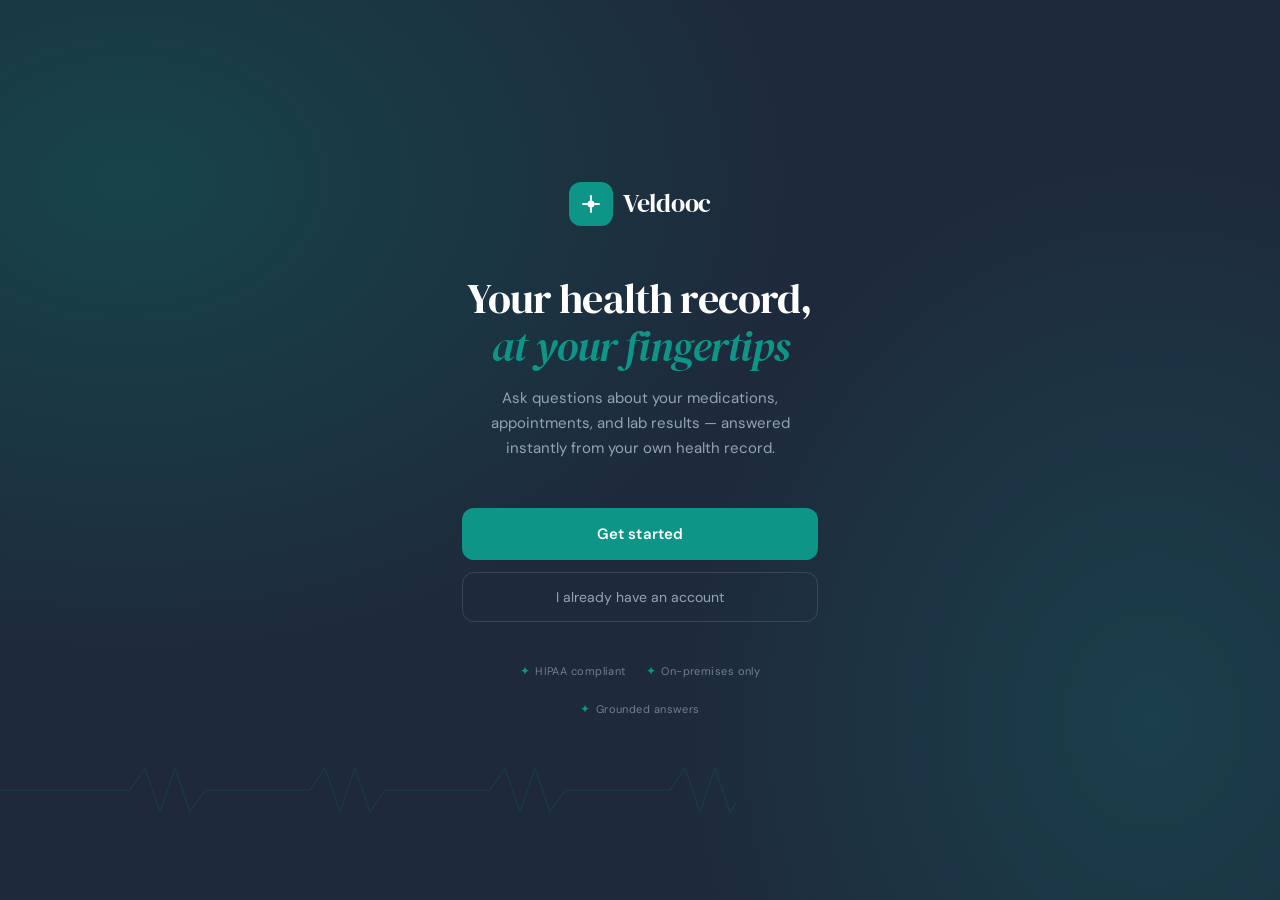
<file: index.html>
﻿<!DOCTYPE html>
<html lang="en">
<head>
<meta charset="UTF-8"/>
<meta name="viewport" content="width=device-width, initial-scale=1.0"/>
<title>Veldooc — Patient App</title>
<link rel="preconnect" href="https://fonts.googleapis.com"/>
<link href="https://fonts.googleapis.com/css2?family=DM+Sans:ital,opsz,wght@0,9..40,300;0,9..40,400;0,9..40,500;0,9..40,600;1,9..40,300&family=DM+Serif+Display:ital@0;1&display=swap" rel="stylesheet"/>
<link rel="stylesheet" href="styles/main.css"/>
</head>
<body>
<main id="app-root">

<!-- ══════════════════════════════════════
     SCREEN 1: WELCOME
══════════════════════════════════════ -->
<div class="screen active" id="screen-welcome">
  <svg class="ecg-line" preserveAspectRatio="none" viewBox="0 0 1400 60">
    <path d="M0,30 L100,30 L130,30 L145,8 L160,52 L175,8 L190,52 L205,30 L280,30 L310,30 L325,8 L340,52 L355,8 L370,52 L385,30 L460,30 L490,30 L505,8 L520,52 L535,8 L550,52 L565,30 L640,30 L670,30 L685,8 L700,52 L715,8 L730,52 L745,30 L820,30 L850,30 L865,8 L880,52 L895,8 L910,52 L925,30 L1000,30 L1030,30 L1045,8 L1060,52 L1075,8 L1090,52 L1105,30 L1180,30 L1210,30 L1225,8 L1240,52 L1255,8 L1270,52 L1285,30 L1400,30"/>
  </svg>

  <div class="welcome-inner">
    <div class="welcome-logo">
      <div class="logo-mark">
        <svg viewBox="0 0 22 22" fill="none">
          <path d="M11 3v4M11 15v4M3 11h4M15 11h4" stroke="white" stroke-width="2" stroke-linecap="round"/>
          <circle cx="11" cy="11" r="3.5" fill="white"/>
        </svg>
      </div>
      <div class="logo-text">Veldooc</div>
    </div>

    <div class="welcome-headline">Your health record,<br><em>at your fingertips</em></div>
    <div class="welcome-sub">Ask questions about your medications, appointments, and lab results — answered instantly from your own health record.</div>

    <button class="welcome-cta" id="welcome-start-btn" type="button">Get started</button>
    <button class="welcome-secondary" id="welcome-existing-btn" type="button">I already have an account</button>

    <div class="trust-badges">
      <div class="trust-badge"><span class="trust-dot">✦</span> HIPAA compliant</div>
      <div class="trust-badge"><span class="trust-dot">✦</span> On-premises only</div>
      <div class="trust-badge"><span class="trust-dot">✦</span> Grounded answers</div>
    </div>
  </div>
</div>

<!-- ══════════════════════════════════════
     SCREEN 2: EHR PICKER
══════════════════════════════════════ -->
<div class="screen" id="screen-ehr">
  <div style="width:100%;display:flex;align-items:center;justify-content:center;padding:24px;min-height:100vh;background:var(--slate-bg)">
  <div class="ehr-card">
    <button class="ehr-back" id="ehr-back-btn" type="button">
      <svg viewBox="0 0 14 14" fill="none" stroke="currentColor" stroke-width="2" stroke-linecap="round"><path d="M9 2L4 7l5 5"/></svg>
      Back
    </button>

    <div class="ehr-title">Connect your health record</div>
    <div class="ehr-subtitle">Sign in with your existing patient portal. No new account needed.</div>

    <div class="clinic-hint">
      <span class="clinic-hint-icon">🏥</span>
      <span><strong>Riverside Endocrinology</strong> uses Epic MyChart. You can also connect a different provider.</span>
    </div>

    <div class="ehr-search">
      <svg viewBox="0 0 16 16" fill="none" stroke="currentColor" stroke-width="1.5" stroke-linecap="round"><circle cx="6.5" cy="6.5" r="4"/><path d="M10 10l3 3"/></svg>
      <input type="text" placeholder="Search your hospital or clinic…" id="ehr-search-input" autocomplete="organization"/>
    </div>

    <div class="ehr-section-label">Suggested for your clinic</div>
    <div class="ehr-list" id="suggested-list">
      <button class="ehr-option" id="opt-epic" data-ehr-id="epic" type="button">
        <div class="ehr-logo" style="background:#EFF6FF;border:1px solid #BFDBFE;color:#1D4ED8">Ep</div>
        <div class="ehr-info">
          <div class="ehr-name">Epic MyChart</div>
          <div class="ehr-desc">Used by 35% of US hospitals</div>
        </div>
        <div class="ehr-check" id="check-epic"></div>
      </button>
    </div>

    <div class="ehr-divider"></div>
    <div class="ehr-section-label">Other providers</div>
    <div class="ehr-list" id="other-list">
      <button class="ehr-option" id="opt-cerner" data-ehr-id="cerner" type="button">
        <div class="ehr-logo" style="background:#F0FDF4;border:1px solid #86EFAC;color:#059669">Ce</div>
        <div class="ehr-info">
          <div class="ehr-name">Cerner HealtheLife</div>
          <div class="ehr-desc">Oracle Health — large health systems</div>
        </div>
        <div class="ehr-check" id="check-cerner"></div>
      </button>
      <button class="ehr-option" id="opt-veradigm" data-ehr-id="veradigm" type="button">
        <div class="ehr-logo" style="background:#FFFBEB;border:1px solid #FDE68A;color:#D97706">Ve</div>
        <div class="ehr-info">
          <div class="ehr-name">Veradigm</div>
          <div class="ehr-desc">Independent physician practices</div>
        </div>
        <div class="ehr-check" id="check-veradigm"></div>
      </button>
      <button class="ehr-option" id="opt-athena" data-ehr-id="athena" type="button">
        <div class="ehr-logo" style="background:#F5F3FF;border:1px solid #DDD6FE;color:#7C3AED">At</div>
        <div class="ehr-info">
          <div class="ehr-name">athenahealth</div>
          <div class="ehr-desc">Ambulatory &amp; specialty clinics</div>
        </div>
        <div class="ehr-check" id="check-athena"></div>
      </button>
      <button class="ehr-option" id="opt-csv" data-ehr-id="csv" type="button">
        <div class="ehr-logo" style="background:#EFF6FF;border:1px solid #BFDBFE;color:#2563EB">CSV</div>
        <div class="ehr-info">
          <div class="ehr-name">CSV / File import</div>
          <div class="ehr-desc">Upload clinic export and map columns</div>
        </div>
        <div class="ehr-check" id="check-csv"></div>
      </button>
    </div>

    <div class="redirect-info" id="redirect-info">
      <div class="redirect-spinner"></div>
      <span id="redirect-text">Redirecting to Epic MyChart…</span>
    </div>

    <button class="ehr-continue" id="ehr-continue-btn" type="button" style="margin-top:16px">
      Continue with Epic MyChart
    </button>
  </div>
  </div>
</div>

<!-- ══════════════════════════════════════
     SCREEN 3: EPIC LOGIN
══════════════════════════════════════ -->
<div class="screen" id="screen-login">
  <div style="width:100%;display:flex;align-items:center;justify-content:center;padding:24px;min-height:100vh;background:var(--slate-bg)">
  <div class="login-card">
    <div class="login-epic-badge">
      <div class="login-epic-logo">Ep</div>
      <div>
        <div style="font-weight:600">Epic MyChart</div>
        <div style="opacity:.7;font-size:11px">Secure sign-in · mychart.epic.com</div>
      </div>
    </div>

    <div id="login-step-credentials">
      <div class="login-title">Sign in to MyChart</div>
      <div class="login-sub">Veldooc is requesting read access to your health record.</div>

      <div class="form-field">
        <label>Username</label>
        <input type="text" placeholder="MyChart username" autocomplete="username"/>
      </div>
      <div class="form-field">
        <label>Password</label>
        <input type="password" placeholder="Password" autocomplete="current-password"/>
      </div>

      <button class="login-btn" id="login-signin-btn" type="button">Sign in</button>

      <div class="login-security-note">
        Your credentials are sent directly to Epic's servers.<br>Veldooc never sees your password.
      </div>
    </div>

    <div id="login-step-mfa" style="display:none">
      <div class="login-title">Two-step verification</div>
      <div class="login-sub">Enter the 6-digit code sent to (•••) •••-4821</div>

      <div class="mfa-row">
        <div class="mfa-box filled">4</div>
        <div class="mfa-box filled">7</div>
        <div class="mfa-box filled">2</div>
        <div class="mfa-box filled">9</div>
        <div class="mfa-box filled">1</div>
        <div class="mfa-box filled">3</div>
      </div>
      <div style="font-size:12px;color:var(--green);text-align:center;margin-bottom:16px;font-weight:500">Code accepted ✓</div>

      <button class="login-btn" id="login-verify-btn" type="button">Verify &amp; continue</button>
    </div>

    <div id="login-step-consent" style="display:none">
      <div class="login-title">Allow Veldooc access?</div>
      <div class="login-sub" style="margin-bottom:16px">Veldooc is requesting read-only access to:</div>

      <div style="display:flex;flex-direction:column;gap:6px;margin-bottom:20px">
        <div style="display:flex;align-items:center;gap:8px;font-size:13px;color:var(--slate)">
          <span style="color:var(--green);font-size:14px">✓</span>Medications &amp; prescriptions
        </div>
        <div style="display:flex;align-items:center;gap:8px;font-size:13px;color:var(--slate)">
          <span style="color:var(--green);font-size:14px">✓</span>Diagnoses &amp; conditions
        </div>
        <div style="display:flex;align-items:center;gap:8px;font-size:13px;color:var(--slate)">
          <span style="color:var(--green);font-size:14px">✓</span>Lab results &amp; reports
        </div>
        <div style="display:flex;align-items:center;gap:8px;font-size:13px;color:var(--slate)">
          <span style="color:var(--green);font-size:14px">✓</span>Appointments
        </div>
        <div style="display:flex;align-items:center;gap:8px;font-size:13px;color:var(--slate)">
          <span style="color:var(--green);font-size:14px">✓</span>Allergies &amp; reactions
        </div>
      </div>
      <div style="font-size:12px;color:var(--slate-soft);margin-bottom:16px;padding:10px;background:var(--slate-bg);border-radius:var(--r8)">
        Veldooc cannot write to your record or share your data with third parties.
      </div>
      <button class="login-btn" id="login-allow-btn" type="button" style="background:var(--teal-light)">Allow access</button>
      <button id="login-deny-btn" type="button" style="width:100%;padding:12px;background:none;border:none;color:var(--slate-soft);font-size:13px;margin-top:8px">Deny</button>
    </div>
  </div>
  </div>
</div>

<!-- ══════════════════════════════════════
     SCREEN 4: LOADING
══════════════════════════════════════ -->
<div class="screen" id="screen-loading">
  <div class="loading-inner" style="margin:auto">
    <div class="loading-pulse">
      <svg class="loading-icon" viewBox="0 0 32 32" fill="none">
        <path d="M16 6v6M16 20v6M6 16h6M20 16h6" stroke="currentColor" stroke-width="2" stroke-linecap="round"/>
        <circle cx="16" cy="16" r="4" fill="currentColor"/>
      </svg>
    </div>
    <div class="loading-title">Loading your record</div>
    <div class="loading-sub">Fetching your health data from Epic MyChart</div>

    <div class="fhir-items" id="fhir-items">
      <div class="fhir-row done">
        <div class="fhir-icon" style="background:#EFF6FF;color:#1D4ED8">Rx</div>
        <div class="fhir-row-name">Medications</div>
        <div class="fhir-row-status">6 loaded ✓</div>
      </div>
      <div class="fhir-row done">
        <div class="fhir-icon" style="background:#F0FDF4;color:#059669">Dx</div>
        <div class="fhir-row-name">Diagnoses</div>
        <div class="fhir-row-status">3 loaded ✓</div>
      </div>
      <div class="fhir-row done">
        <div class="fhir-icon" style="background:#FFFBEB;color:#D97706">Lab</div>
        <div class="fhir-row-name">Lab results</div>
        <div class="fhir-row-status">12 loaded ✓</div>
      </div>
      <div class="fhir-row loading">
        <div class="fhir-icon" style="background:var(--teal-pale);color:var(--teal)">Cal</div>
        <div class="fhir-row-name">Appointments</div>
        <div style="display:flex;align-items:center;gap:6px">
          <div class="fhir-row-spinner"></div>
          <span class="fhir-row-status">fetching</span>
        </div>
      </div>
      <div class="fhir-row loading">
        <div class="fhir-icon" style="background:var(--red-pale);color:var(--red)">Alg</div>
        <div class="fhir-row-name">Allergies</div>
        <div style="display:flex;align-items:center;gap:6px">
          <div class="fhir-row-spinner"></div>
          <span class="fhir-row-status">fetching</span>
        </div>
      </div>
    </div>
  </div>
</div>

<!-- ══════════════════════════════════════
     SCREEN 4B: CSV MAPPING
══════════════════════════════════════ -->
<div class="screen" id="screen-csv-map">
  <div class="csv-wrap">
    <div class="csv-card">
      <button class="ehr-back" id="csv-back-btn" type="button">
        <svg viewBox="0 0 14 14" fill="none" stroke="currentColor" stroke-width="2" stroke-linecap="round"><path d="M9 2L4 7l5 5"/></svg>
        Back
      </button>
      <div class="csv-title">CSV mapping import</div>
      <div class="csv-sub">Upload CSV, map columns to patient fields, then ingest through the backend CSV adapter.</div>

      <div class="csv-row">
        <label class="csv-file-label" for="csv-file-input">Choose CSV file</label>
        <input id="csv-file-input" type="file" accept=".csv,text/csv" hidden/>
        <button class="csv-btn" id="csv-load-sample-btn" type="button">Load sample</button>
        <button class="csv-btn primary" id="csv-import-btn" type="button" disabled>Import to workflow</button>
      </div>

      <div class="csv-file-name" id="csv-file-name">No file selected.</div>

      <div class="csv-preview-wrap" id="csv-preview-wrap" style="display:none">
        <table class="csv-preview" id="csv-preview-table"></table>
      </div>

      <div class="csv-map-grid" id="csv-mapping-grid"></div>
      <div class="csv-status" id="csv-status">Waiting for CSV data.</div>
    </div>
  </div>
</div>

<!-- ══════════════════════════════════════
     SCREEN 5: CHAT
══════════════════════════════════════ -->
<div class="screen" id="screen-chat">

  <div class="chat-header">
    <div class="chat-logo">
      <svg viewBox="0 0 18 18" fill="none">
        <path d="M9 2.5v3M9 12.5v3M2.5 9h3M12.5 9h3" stroke="white" stroke-width="1.8" stroke-linecap="round"/>
        <circle cx="9" cy="9" r="2.5" fill="white"/>
      </svg>
    </div>
    <div class="chat-header-info">
      <div class="chat-header-name">Veldooc</div>
      <div class="chat-header-sub" id="chat-header-status">
        <div class="online-dot"></div>
        Ready · Sarah's record loaded
      </div>
    </div>
    <div class="chat-timer" id="chat-timer">28:41</div>
    <div class="chat-header-actions">
      <button class="hdr-btn" id="chat-record-btn" type="button" title="Health record" aria-label="Toggle health record summary">
        <svg viewBox="0 0 15 15" fill="none" stroke="currentColor" stroke-width="1.4" stroke-linecap="round"><rect x="2" y="1" width="11" height="13" rx="2"/><path d="M5 5h5M5 8h5M5 11h3"/></svg>
      </button>
      <button class="hdr-btn" id="chat-more-btn" type="button" title="More" aria-label="More actions">
        <svg viewBox="0 0 15 15" fill="none" stroke="currentColor" stroke-width="1.4"><circle cx="7.5" cy="3" r="1"/><circle cx="7.5" cy="7.5" r="1"/><circle cx="7.5" cy="12" r="1"/></svg>
      </button>
    </div>
  </div>

  <!-- Context chips -->
  <div class="context-strip" id="chat-context-strip">
    <div class="ctx-chip" id="chip-meds"><span class="ctx-chip-dot" style="background:var(--green)"></span>6 meds</div>
    <div class="ctx-chip" id="chip-conditions"><span class="ctx-chip-dot" style="background:#1D4ED8"></span>3 conditions</div>
    <div class="ctx-chip" id="chip-appointments"><span class="ctx-chip-dot" style="background:var(--amber)"></span>next appt n/a</div>
    <div class="ctx-chip" id="chip-labs"><span class="ctx-chip-dot" style="background:#7C3AED"></span>12 labs</div>
    <div class="ctx-chip alert" id="chip-allergy"><span class="ctx-chip-dot" style="background:var(--red)"></span>Allergy data</div>
    <div class="ctx-chip" id="chip-docs"><span class="ctx-chip-dot" style="background:var(--teal)"></span>0 documents</div>
  </div>

  <div class="messages-area" id="messages">

    <div class="date-divider">Today, 9:41 am</div>

    <!-- Agent greeting -->
    <div class="msg-group agent">
      <div class="msg-sender">Veldooc</div>
      <div class="bubble agent">
        Hi Sarah! I've loaded your health record from Epic MyChart. I can see your <strong>6 current medications</strong>, upcoming <strong>Endocrinology appointment on March 22nd</strong>, and <strong>12 recent lab results</strong>.
        <br/><br/>What would you like to know today?
      </div>
      <div class="quick-replies">
        <button class="quick-reply" type="button">What are my current meds?</button>
        <button class="quick-reply" type="button">Explain my HbA1c</button>
        <button class="quick-reply" type="button">Appointment prep?</button>
      </div>
      <div class="msg-source"><span class="msg-source-icon">⊙</span> Source: your FHIR record</div>
    </div>

    <!-- Patient question -->
    <div class="msg-group patient">
      <div class="bubble patient">What is Metformin for and should I take it with food?</div>
    </div>

    <!-- Agent answer with citations -->
    <div class="msg-group agent">
      <div class="msg-sender">Veldooc</div>
      <div class="bubble agent">
        Your Metformin <span class="cite">MED-1</span> (1000mg twice daily) is prescribed to manage your Type 2 Diabetes <span class="cite">DX-1</span> by helping lower blood sugar levels.
        <br/><br/>
        Yes — always take it <strong>with meals</strong>. Your care plan <span class="cite">CP-1</span> specifically notes breakfast and dinner, which also helps reduce the most common side effect: stomach upset.
      </div>
      <div class="msg-source"><span class="msg-source-icon">⊙</span> MedicationRequest · Condition · CarePlan · FDA label</div>
    </div>

    <!-- Patient follow-up -->
    <div class="msg-group patient">
      <div class="bubble patient">When is my next appointment and what do I need to bring?</div>
    </div>

  </div>
  <details class="epic-debug" id="epic-debug-panel">
    <summary>Epic Raw JSON (debug)</summary>
    <pre id="epic-debug">No Epic OAuth session data yet.</pre>
  </details>
  <details class="epic-debug" id="workflow-context-panel">
    <summary>Normalized PatientContext</summary>
    <pre id="workflow-context-debug">No normalized context yet.</pre>
  </details>
  <details class="epic-debug" id="workflow-prompt-panel">
    <summary>System Prompt Builder Output</summary>
    <pre id="workflow-prompt-debug">No system prompt yet.</pre>
  </details>
  <div class="workflow-status" id="workflow-status">Workflow not initialized yet.</div>

  <!-- Input area -->
  <div class="input-area">
    <div class="input-modes">
      <button class="mode-btn active" type="button" data-mode="text">
        <svg viewBox="0 0 13 13" fill="none" stroke="currentColor" stroke-width="1.5" stroke-linecap="round"><path d="M2 10h9M2 7h6M2 4h9"/></svg>
        Text
      </button>
      <button class="mode-btn" type="button" data-mode="voice">
        <svg viewBox="0 0 13 13" fill="none" stroke="currentColor" stroke-width="1.5" stroke-linecap="round"><path d="M6.5 1.5a2 2 0 0 1 2 2v3a2 2 0 0 1-4 0v-3a2 2 0 0 1 2-2z"/><path d="M10 7a3.5 3.5 0 0 1-7 0M6.5 10.5v2"/></svg>
        Voice
      </button>
      <button class="mode-btn" type="button" data-mode="image">
        <svg viewBox="0 0 13 13" fill="none" stroke="currentColor" stroke-width="1.5" stroke-linecap="round"><rect x="1.5" y="2" width="10" height="9" rx="1.5"/><circle cx="4.5" cy="5" r="1"/><path d="M1.5 9.5l3-3 2 2 2-2.5 2.5 3"/></svg>
        Image
      </button>
    </div>
    <div class="input-box">
      <textarea id="chat-input" placeholder="Ask about your medications, appointments, labs…" rows="1" aria-label="Message input"></textarea>
      <div class="input-actions">
        <input id="chat-image-input" type="file" accept="image/*" hidden/>
        <button class="img-btn" id="chat-image-btn" type="button" title="Upload image" aria-label="Upload image">
          <svg viewBox="0 0 16 16" fill="none" stroke="currentColor" stroke-width="1.4" stroke-linecap="round"><rect x="1.5" y="2.5" width="13" height="11" rx="2"/><circle cx="5.5" cy="6.5" r="1.2"/><path d="M1.5 11l4-4 2.5 2.5 2-2.5 4 4"/></svg>
        </button>
        <button class="mic-btn" id="chat-mic-btn" type="button" title="Voice input" aria-label="Voice input">
          <svg viewBox="0 0 15 15" fill="none" stroke="currentColor" stroke-width="1.5" stroke-linecap="round"><path d="M7.5 2a2.5 2.5 0 0 1 2.5 2.5v4a2.5 2.5 0 0 1-5 0v-4A2.5 2.5 0 0 1 7.5 2z"/><path d="M12 8a4.5 4.5 0 0 1-9 0M7.5 12.5v2"/></svg>
        </button>
        <button class="send-btn" id="chat-send-btn" type="button" title="Send message" aria-label="Send message">
          <svg viewBox="0 0 16 16" fill="none" stroke="currentColor" stroke-width="2" stroke-linecap="round" stroke-linejoin="round"><path d="M2 8l12-6-6 12-1.5-5.5L2 8z"/></svg>
        </button>
      </div>
    </div>
    <div class="input-footer">
      <span>On-premises · encrypted · </span>
      <a href="#" id="chat-privacy-link">privacy policy</a>
      <span>·</span>
      <a href="./terms/" id="chat-terms-link" target="_blank" rel="noopener noreferrer">terms &amp; conditions</a>
    </div>
  </div>
  <div class="chat-toast" id="chat-toast" role="status" aria-live="polite"></div>

</div>
</main>

<script src="js/navigation.js"></script>
<script src="js/epic-config.js"></script>
<script src="js/epic-auth.js"></script>
<script src="js/workflow-cache.js"></script>
<script src="js/workflow-adapter-registry.js"></script>
<script src="js/workflow-normalizer.js"></script>
<script src="js/workflow-prompt.js"></script>
<script src="js/workflow-engine.js"></script>
<script src="js/workflow-mock-sources.js"></script>
<script src="js/workflow-ui.js"></script>
<script src="js/epic-ui.js"></script>
<script src="js/ehr-flow.js"></script>
<script src="js/login-flow.js"></script>
<script src="js/loading-flow.js"></script>
<script src="js/session-timer.js"></script>
<script src="js/chat-flow.js"></script>
<script src="js/csv-mapping-ui.js"></script>
<script src="js/app-init.js"></script>
</body>
</html>
</file>
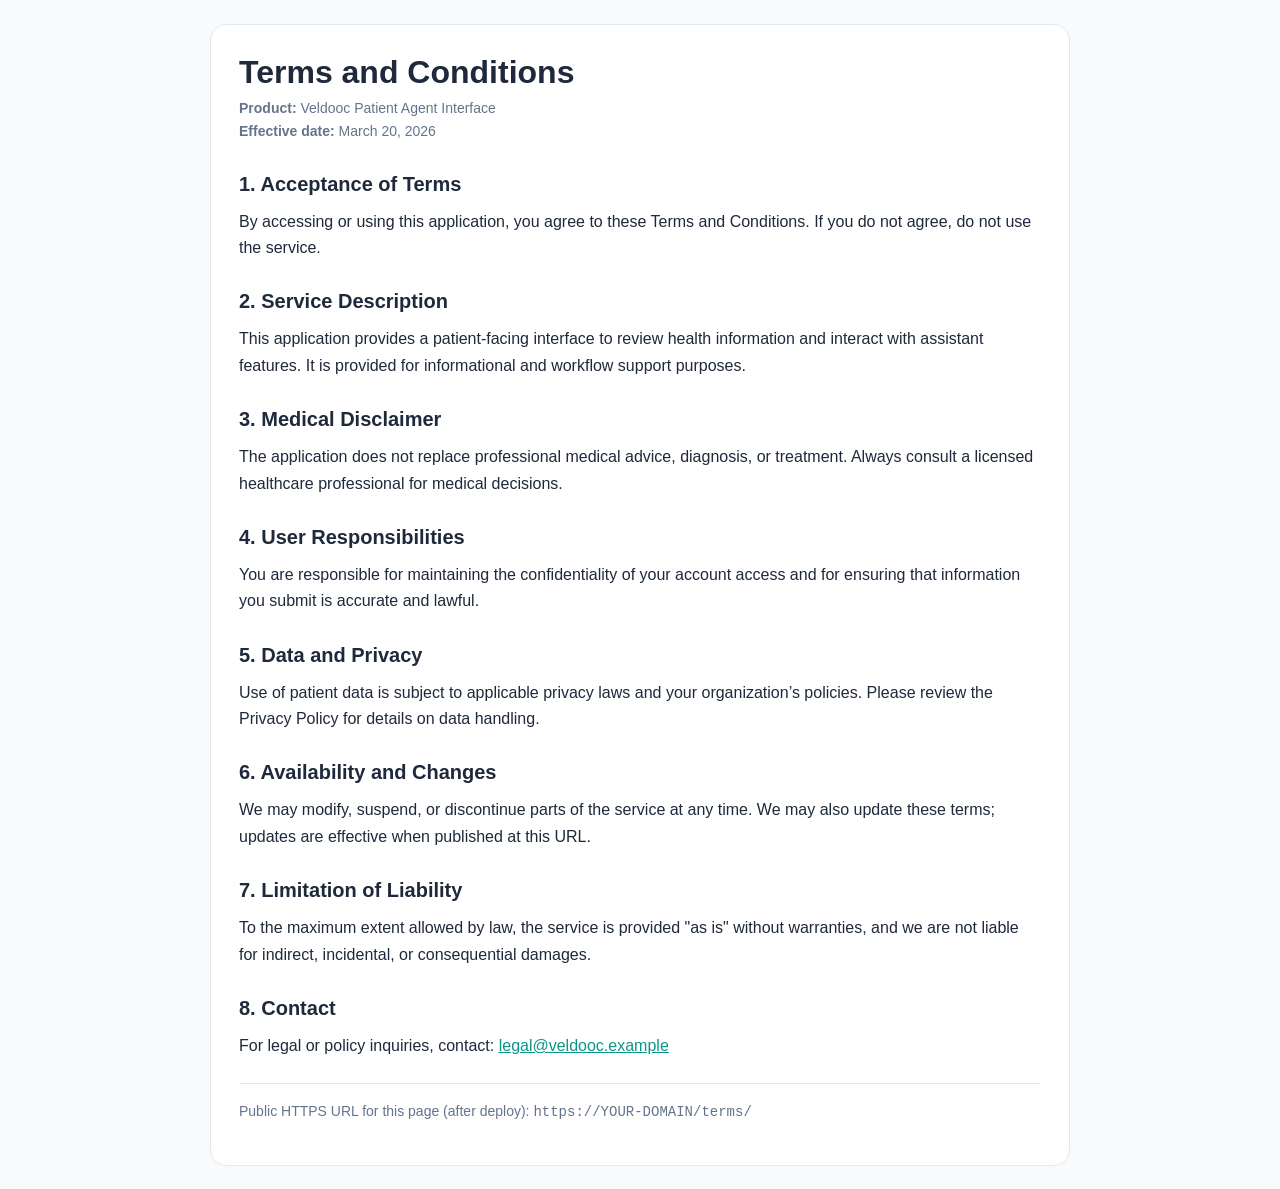
<file: terms/index.html>
<!DOCTYPE html>
<html lang="en">
<head>
<meta charset="UTF-8"/>
<meta name="viewport" content="width=device-width, initial-scale=1.0"/>
<title>Veldooc - Terms and Conditions</title>
<style>
  :root {
    --bg: #f8fafc;
    --card: #ffffff;
    --text: #1e293b;
    --muted: #64748b;
    --line: #e2e8f0;
    --accent: #0d9688;
  }
  * { box-sizing: border-box; }
  body {
    margin: 0;
    font-family: "DM Sans", Arial, sans-serif;
    background: var(--bg);
    color: var(--text);
    line-height: 1.65;
    padding: 24px;
  }
  .wrap {
    max-width: 860px;
    margin: 0 auto;
    background: var(--card);
    border: 1px solid var(--line);
    border-radius: 16px;
    padding: 28px;
  }
  h1 {
    margin: 0 0 6px;
    font-size: 32px;
    line-height: 1.2;
  }
  .meta {
    color: var(--muted);
    font-size: 14px;
    margin-bottom: 22px;
  }
  h2 {
    margin-top: 24px;
    margin-bottom: 8px;
    font-size: 20px;
  }
  p { margin: 0 0 12px; }
  a { color: var(--accent); }
  .footer {
    margin-top: 24px;
    padding-top: 16px;
    border-top: 1px solid var(--line);
    color: var(--muted);
    font-size: 14px;
  }
</style>
</head>
<body>
  <main class="wrap">
    <h1>Terms and Conditions</h1>
    <p class="meta"><strong>Product:</strong> Veldooc Patient Agent Interface<br/><strong>Effective date:</strong> March 20, 2026</p>

    <h2>1. Acceptance of Terms</h2>
    <p>By accessing or using this application, you agree to these Terms and Conditions. If you do not agree, do not use the service.</p>

    <h2>2. Service Description</h2>
    <p>This application provides a patient-facing interface to review health information and interact with assistant features. It is provided for informational and workflow support purposes.</p>

    <h2>3. Medical Disclaimer</h2>
    <p>The application does not replace professional medical advice, diagnosis, or treatment. Always consult a licensed healthcare professional for medical decisions.</p>

    <h2>4. User Responsibilities</h2>
    <p>You are responsible for maintaining the confidentiality of your account access and for ensuring that information you submit is accurate and lawful.</p>

    <h2>5. Data and Privacy</h2>
    <p>Use of patient data is subject to applicable privacy laws and your organization&rsquo;s policies. Please review the Privacy Policy for details on data handling.</p>

    <h2>6. Availability and Changes</h2>
    <p>We may modify, suspend, or discontinue parts of the service at any time. We may also update these terms; updates are effective when published at this URL.</p>

    <h2>7. Limitation of Liability</h2>
    <p>To the maximum extent allowed by law, the service is provided "as is" without warranties, and we are not liable for indirect, incidental, or consequential damages.</p>

    <h2>8. Contact</h2>
    <p>For legal or policy inquiries, contact: <a href="mailto:legal@veldooc.example">legal@veldooc.example</a></p>

    <p class="footer">Public HTTPS URL for this page (after deploy): <code>https://YOUR-DOMAIN/terms/</code></p>
  </main>
</body>
</html>
</file>
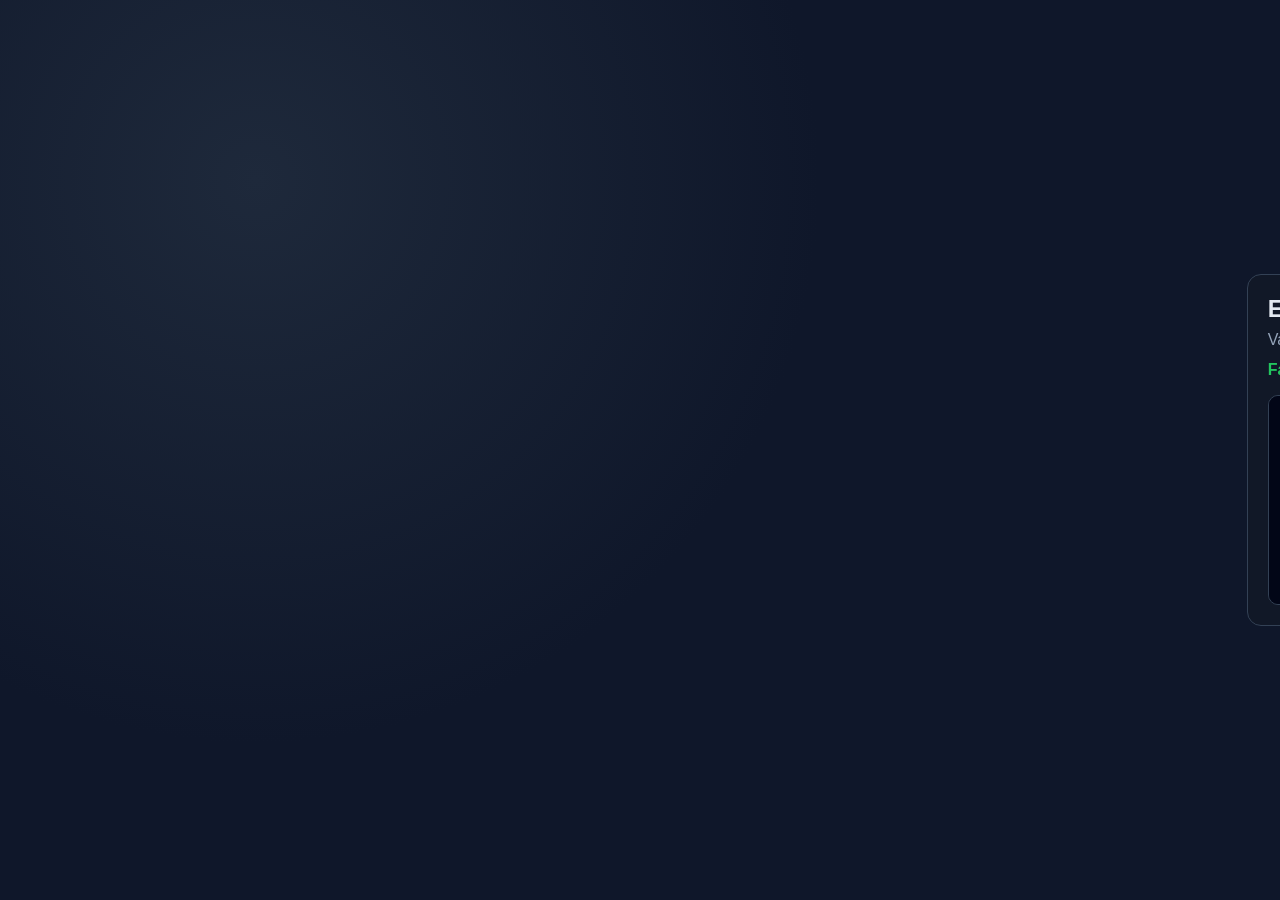
<file: callback.html>
<!DOCTYPE html>
<html lang="en">
<head>
<meta charset="UTF-8"/>
<meta name="viewport" content="width=device-width, initial-scale=1.0"/>
<title>Epic OAuth Callback - Veldooc</title>
<style>
  :root {
    --bg: #0f172a;
    --card: #111827;
    --line: #334155;
    --text: #e2e8f0;
    --muted: #94a3b8;
    --accent: #22c55e;
  }
  * { box-sizing: border-box; }
  body {
    margin: 0;
    min-height: 100vh;
    display: grid;
    place-items: center;
    background: radial-gradient(circle at 20% 20%, #1e293b 0%, var(--bg) 45%);
    color: var(--text);
    font-family: "DM Sans", Arial, sans-serif;
    padding: 20px;
  }
  .card {
    width: min(960px, 100%);
    background: var(--card);
    border: 1px solid var(--line);
    border-radius: 14px;
    padding: 20px;
  }
  h1 {
    margin: 0 0 8px;
    font-size: 24px;
  }
  p {
    margin: 0 0 12px;
    color: var(--muted);
  }
  #callback-status {
    color: var(--accent);
    margin: 10px 0 16px;
    font-weight: 600;
  }
  pre {
    margin: 0;
    background: #020617;
    border: 1px solid var(--line);
    border-radius: 10px;
    padding: 14px;
    overflow: auto;
    max-height: 55vh;
    font-size: 12px;
    line-height: 1.5;
  }
</style>
</head>
<body>
  <main class="card">
    <h1>Epic OAuth Callback</h1>
    <p>Validating auth response, exchanging code for token, and fetching FHIR data...</p>
    <div id="callback-status">Starting callback processing...</div>
    <pre id="debug">Waiting for callback data...</pre>
  </main>

  <script src="js/epic-config.js"></script>
  <script src="js/epic-auth.js"></script>
  <script src="js/callback.js"></script>
</body>
</html>
</file>
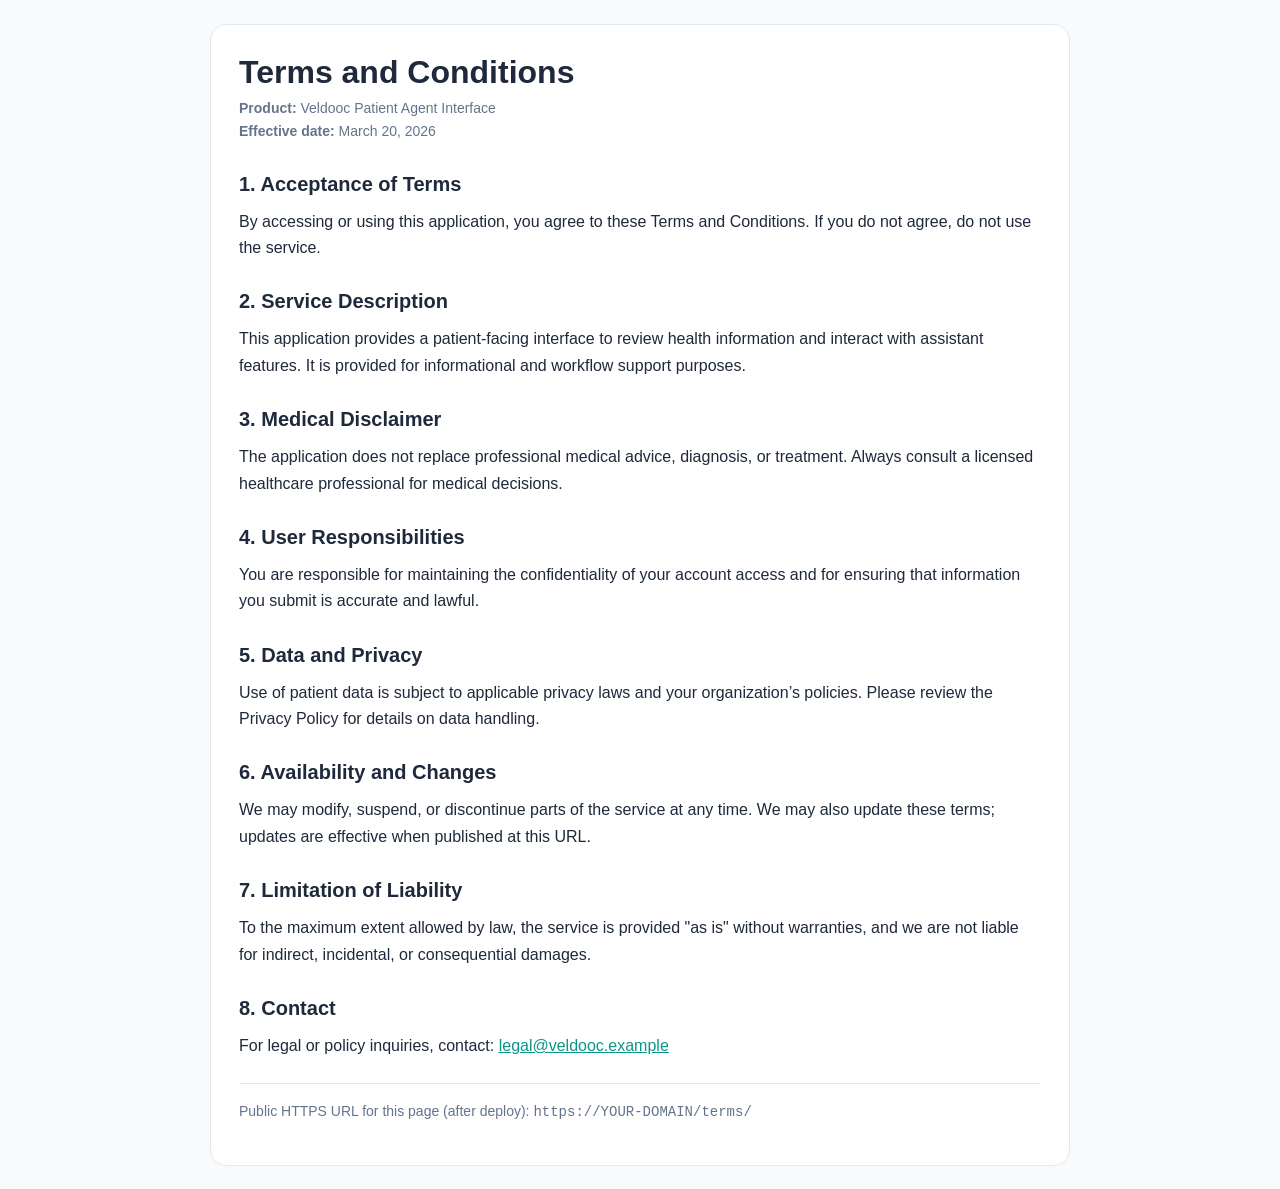
<file: terms.html>
<!DOCTYPE html>
<html lang="en">
<head>
<meta charset="UTF-8"/>
<meta name="viewport" content="width=device-width, initial-scale=1.0"/>
<title>Terms Redirect</title>
<meta http-equiv="refresh" content="0; url=./terms/"/>
<script>
  window.location.replace('./terms/');
</script>
</head>
<body>
<p>Redirecting to <a href="./terms/">Terms &amp; Conditions</a>...</p>
</body>
</html>
</file>
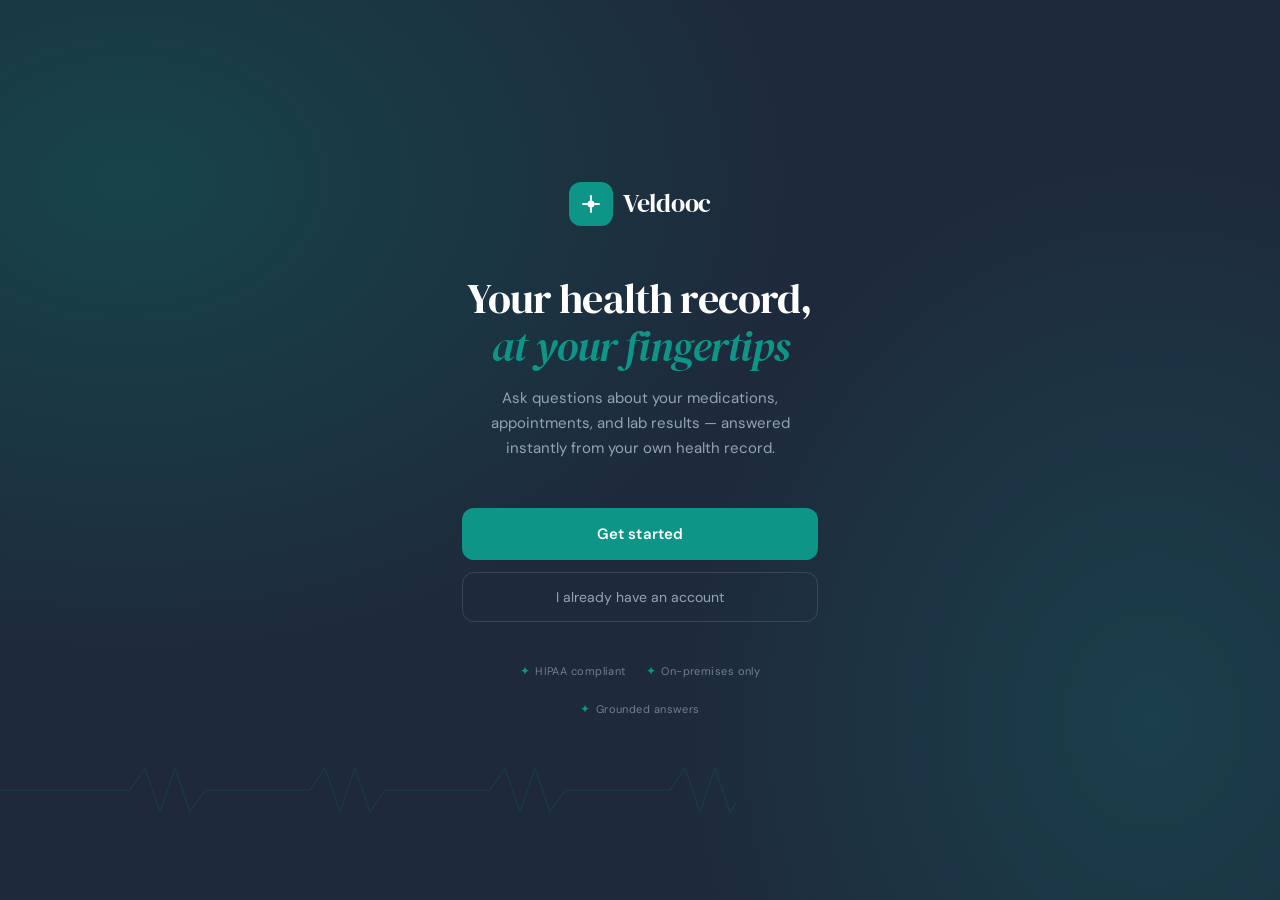
<file: veldooc_patient_app.html>
<!DOCTYPE html>
<html lang="en">
<head>
<meta charset="UTF-8"/>
<meta name="viewport" content="width=device-width, initial-scale=1.0"/>
<title>Veldooc Patient App</title>
<meta http-equiv="refresh" content="0; url=./index.html"/>
<script>
  window.location.replace('./index.html');
</script>
</head>
<body>
<p>Redirecting to <a href="./index.html">index.html</a>...</p>
</body>
</html>
</file>
<file: styles/main.css>
﻿@import url("./core.css");
@import url("./screens/welcome.css");
@import url("./screens/ehr.css");
@import url("./screens/login.css");
@import url("./screens/loading.css");
@import url("./screens/csv.css");
@import url("./screens/chat.css");
</file>
